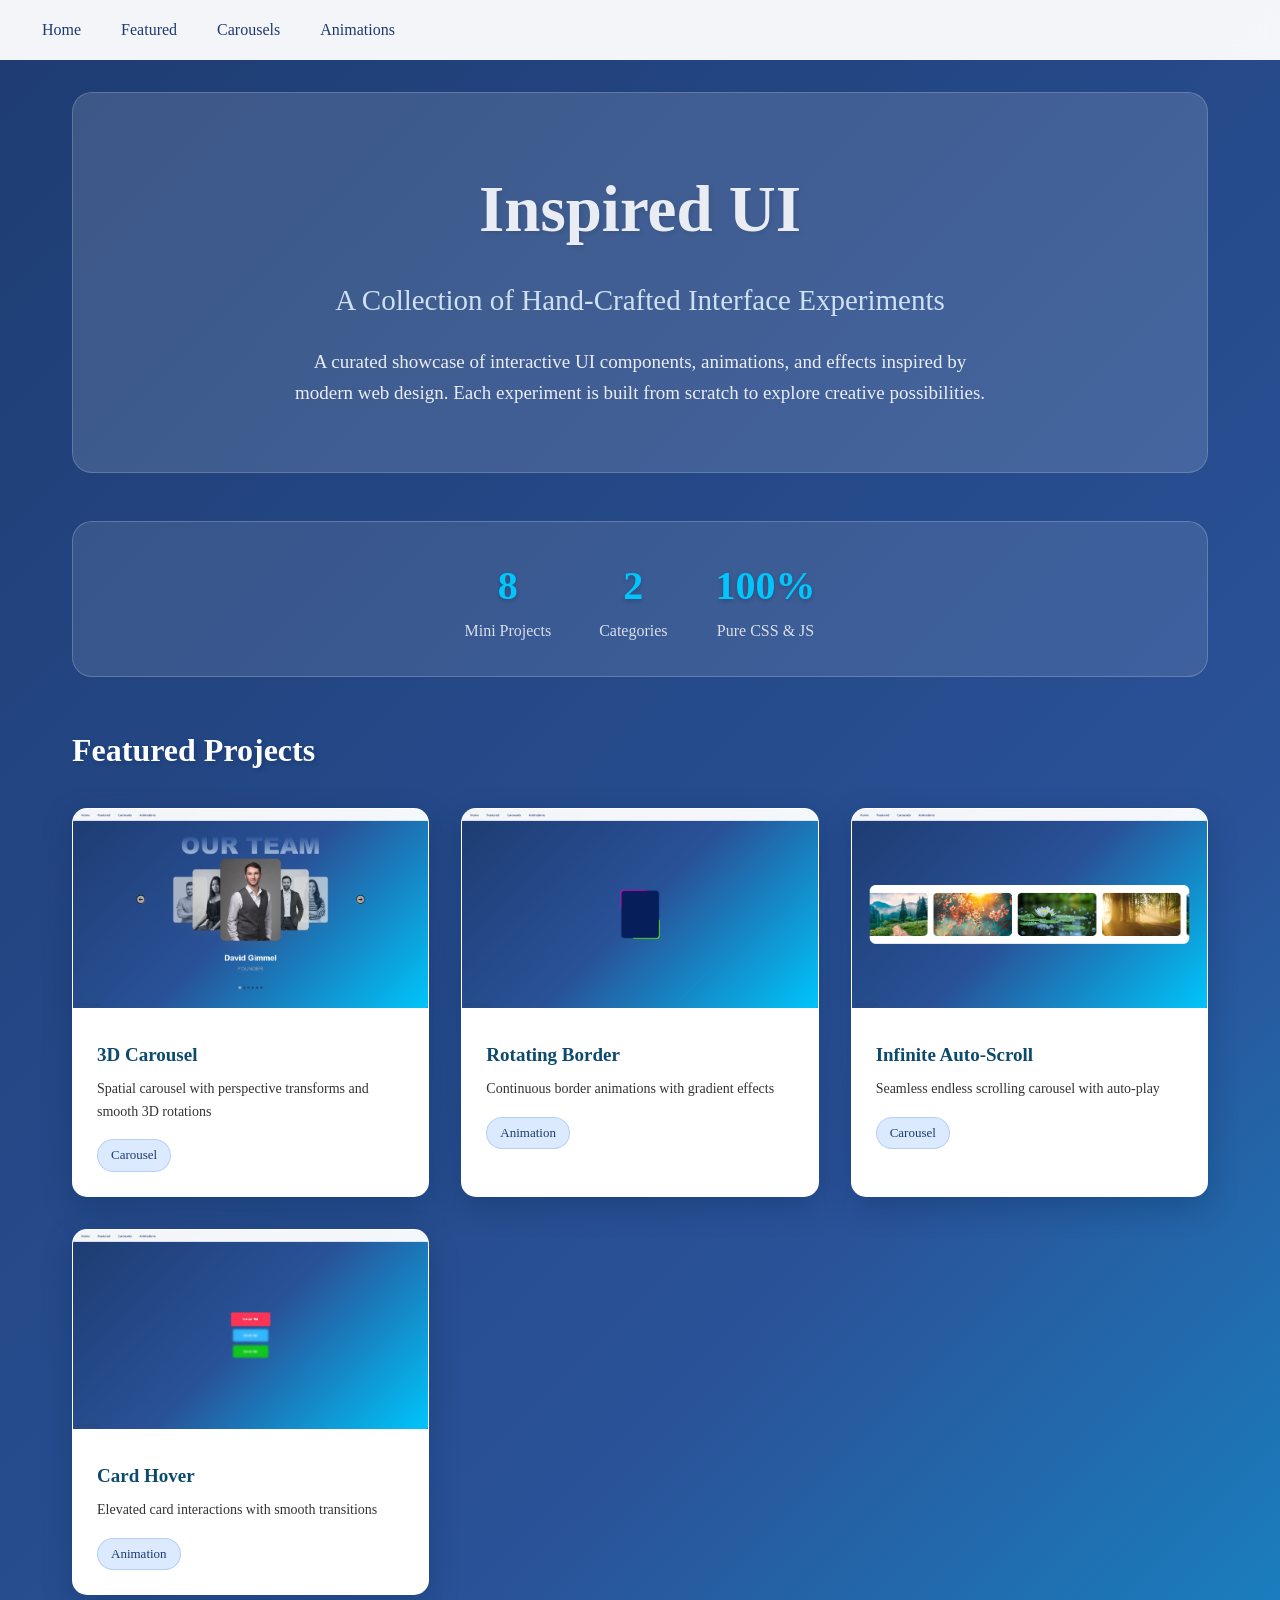
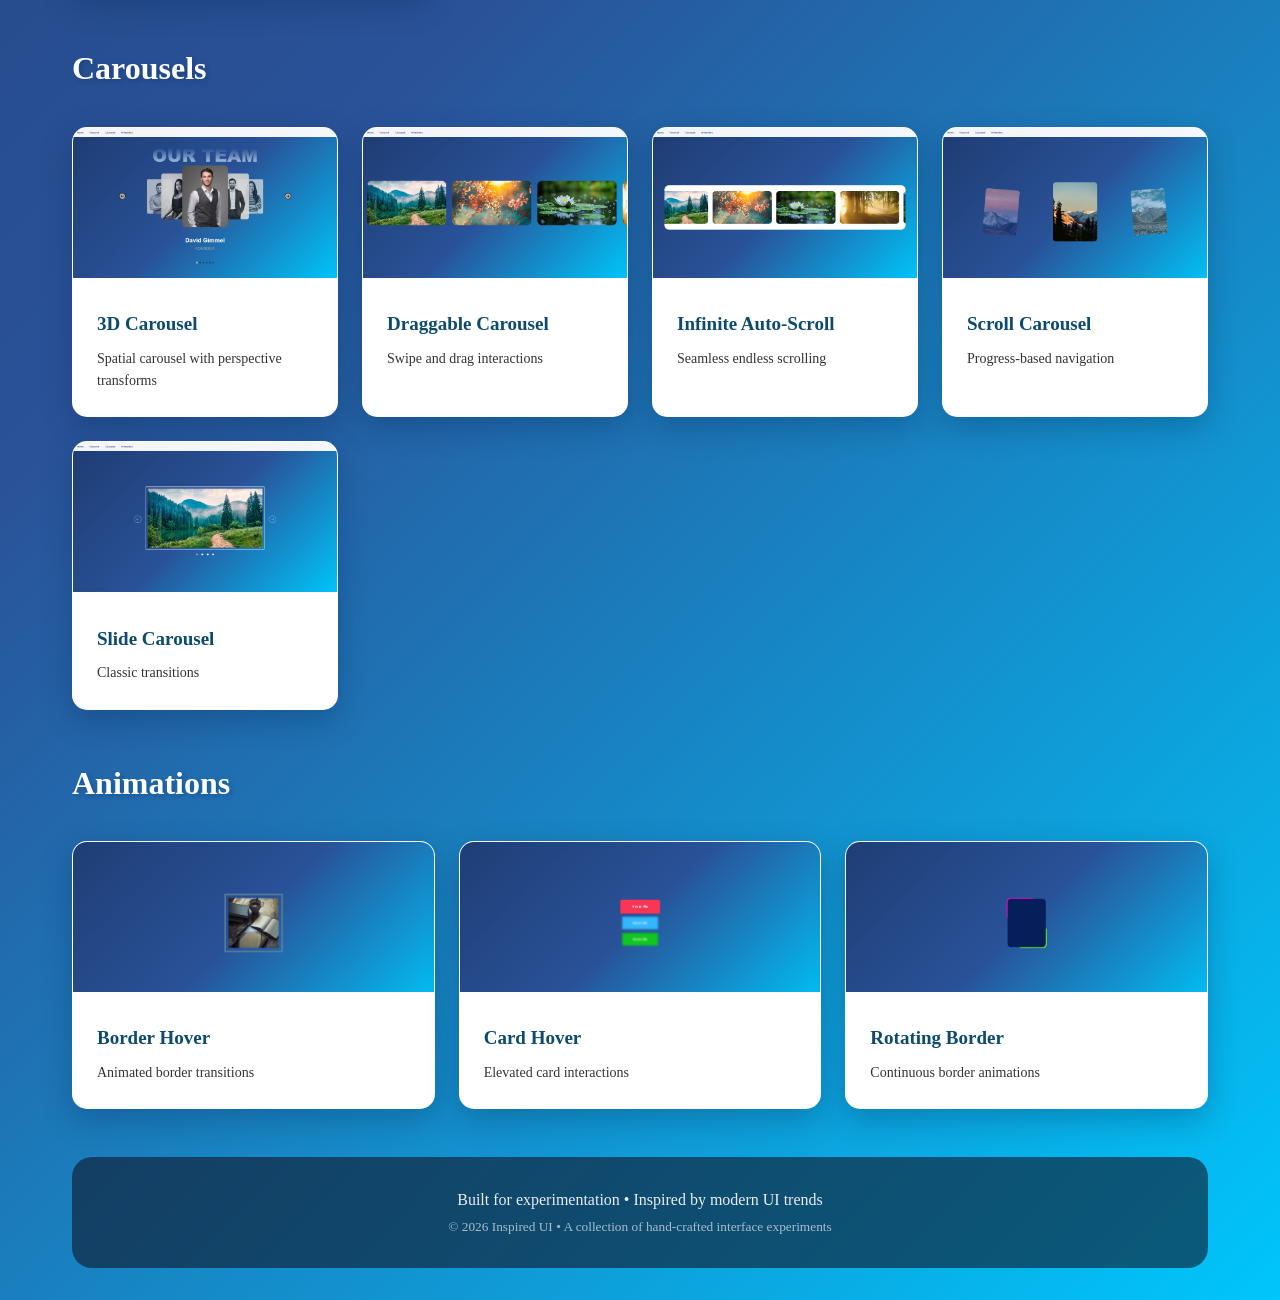
<file: index.html>
<!doctype html>
<html lang="en">
  <head>
    <meta charset="UTF-8" />
    <meta name="viewport" content="width=device-width, initial-scale=1.0" />
    <link rel="stylesheet" href="main.css" />
    <link rel="stylesheet" href="nav.css" />
    <link rel="stylesheet" href="style.css" />
    <title>🌟Inspired UI🌟</title>
  </head>
  <body>
    <main>
      <div class="hero">
        <h1>Inspired UI</h1>
        <h2>A Collection of Hand-Crafted Interface Experiments</h2>
        <p>
          A curated showcase of interactive UI components, animations, and
          effects inspired by modern web design. Each experiment is built from
          scratch to explore creative possibilities.
        </p>
      </div>
      <div class="stats">
        <div class="stat-item">
          <span class="stat-number">8</span>
          <span class="stat-label">Mini Projects</span>
        </div>
        <div class="stat-item">
          <span class="stat-number">2</span>
          <span class="stat-label">Categories</span>
        </div>
        <div class="stat-item">
          <span class="stat-number">100%</span>
          <span class="stat-label">Pure CSS & JS</span>
        </div>
      </div>
      <div class="featured-projects" id="featured">
        <h1>Featured Projects</h1>
        <div class="featured-grid">
          <a href="/carousels/3d-carousel/" class="project-card">
            <img
              src="images/screen-records/3d-carousel.png"
              class="project-preview"
            />
            <div class="project-info">
              <h4>3D Carousel</h4>
              <p>
                Spatial carousel with perspective transforms and smooth 3D
                rotations
              </p>
              <span class="project-category">Carousel</span>
            </div>
          </a>
          <a href="/animations/rotating-border/" class="project-card">
            <img
              src="images/screen-records/rotating-border.png"
              class="project-preview"
            />
            <div class="project-info">
              <h4>Rotating Border</h4>
              <p>Continuous border animations with gradient effects</p>
              <span class="project-category">Animation</span>
            </div>
          </a>
          <a href="carousels/infinite-auto-scroll-carousel/" class="project-card">
            <img
              src="images/screen-records/infinite-auto-scroll-carousel.png"
              class="project-preview"
            />
            <div class="project-info">
              <h4>Infinite Auto-Scroll</h4>
              <p>Seamless endless scrolling carousel with auto-play</p>
              <span class="project-category">Carousel</span>
            </div>
          </a>
          <a href="/animations/card-hover/" class="project-card">
            <img
              src="images/screen-records/card-hover.png"
              class="project-preview"
            />
            <div class="project-info">
              <h4>Card Hover</h4>
              <p>Elevated card interactions with smooth transitions</p>
              <span class="project-category">Animation</span>
            </div>
          </a>
        </div>
      </div>
      <div class="carousels" id="carousels">
        <h1>Carousels</h1>
        <div class="category-grid">
          <a href="/carousels/3d-carousel/" class="project-card">
            <img
              src="images/screen-records/3d-carousel.png"
              class="project-preview"
            />
            <div class="project-info">
              <h4>3D Carousel</h4>
              <p>Spatial carousel with perspective transforms</p>
            </div>
          </a>
          <a href="/carousels/draggable-carousel/" class="project-card">
            <img
              src="images/screen-records/draggable-carousel.png"
              class="project-preview"
            />
            <div class="project-info">
              <h4>Draggable Carousel</h4>
              <p>Swipe and drag interactions</p>
            </div>
          </a>
          <a href="/carousels/infinite-auto-scroll-carousel/" class="project-card">
            <img
              src="images/screen-records/infinite-auto-scroll-carousel.png"
              class="project-preview"
            />
            <div class="project-info">
              <h4>Infinite Auto-Scroll</h4>
              <p>Seamless endless scrolling</p>
            </div>
          </a>
          <a href="/carousels/scroll-carousel/" class="project-card">
            <img
              src="images/screen-records/scroll-carousel.png"
              class="project-preview"
            />
            <div class="project-info">
              <h4>Scroll Carousel</h4>
              <p>Progress-based navigation</p>
            </div>
          </a>
          <a href="/carousels/slide-carousel/" class="project-card">
            <img
              src="images/screen-records/slide-carousel.png"
              class="project-preview"
            />
            <div class="project-info">
              <h4>Slide Carousel</h4>
              <p>Classic transitions</p>
            </div>
          </a>
        </div>
      </div>
      <div class="animations" id="animations">
        <h1>Animations</h1>
        <div class="category-grid">
          <a href="/animations/border-hover/" class="project-card">
            <img
              src="images/screen-records/border-hover.png"
              class="project-preview"
            />
            <div class="project-info">
              <h4>Border Hover</h4>
              <p>Animated border transitions</p>
            </div>
          </a>
          <a href="/animations/card-hover/" class="project-card">
            <img
              src="images/screen-records/card-hover.png"
              class="project-preview"
            />
            <div class="project-info">
              <h4>Card Hover</h4>
              <p>Elevated card interactions</p>
            </div>
          </a>
          <a href="/animations/rotating-border/" class="project-card">
            <img
              src="images/screen-records/rotating-border.png"
              class="project-preview"
            />
            <div class="project-info">
              <h4>Rotating Border</h4>
              <p>Continuous border animations</p>
            </div>
          </a>
        </div>
      </div>
      <footer class="footer">
        <p>Built for experimentation • Inspired by modern UI trends</p>
        <small>
          © 2026 Inspired UI • A collection of hand-crafted interface experiments
        </small>
      </footer>
    </main>
    <script src="nav.js"></script>
  </body>
</html>
</file>
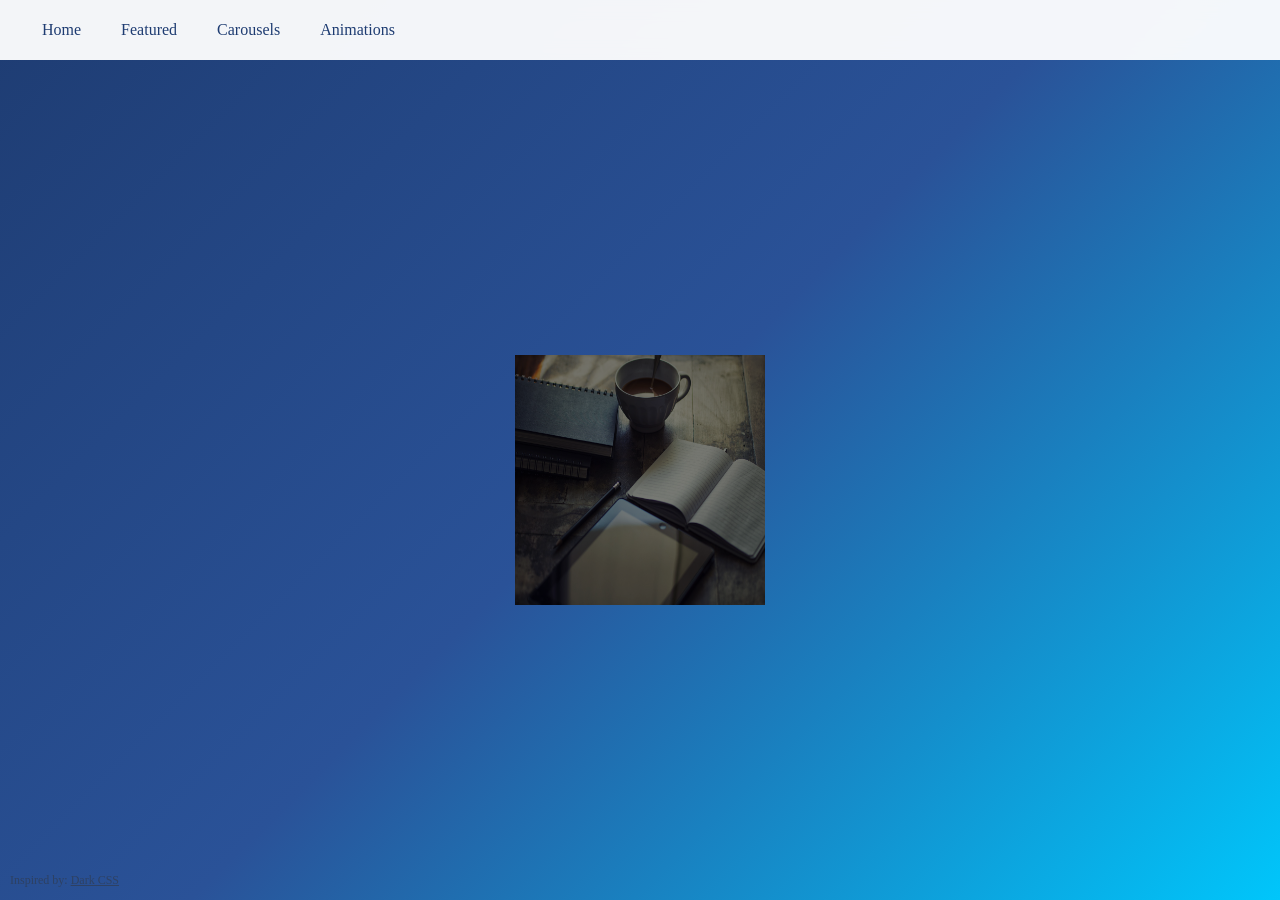
<file: animations/border-hover/index.html>
<!doctype html>
<html lang="en">
  <head>
    <meta charset="UTF-8" />
    <meta name="viewport" content="width=device-width, initial-scale=1.0" />
    <link rel="stylesheet" href="../../main.css" />
    <link rel="stylesheet" href="../../nav.css" />
    <title>Border Hover</title>
    <style>
      .page-content {
        display: flex;
        justify-content: center;
        align-items: center;
        height: calc(100vh - 60px);
      }

      img {
        width: 250px;
        aspect-ratio: 1;
        transition: 0.3s;
        cursor: pointer;
        outline: calc(250px / 2) solid #0007;
        outline-offset: calc(250px / -2);
      }

      img:hover {
        outline: 8px solid #5a7d9c;
        outline-offset: 14px;
      }
    </style>
  </head>
  <body>
    <div class="page-content">
      <img src="image.png" alt="" />
    </div>

    <small class="credit">
      Inspired by:
      <a
        href="https://web.facebook.com/reel/1421925772942641"
        style="color: inherit"
      >
        Dark CSS
      </a>
    </small>

    <script src="../../nav.js"></script>
  </body>
</html>
</file>
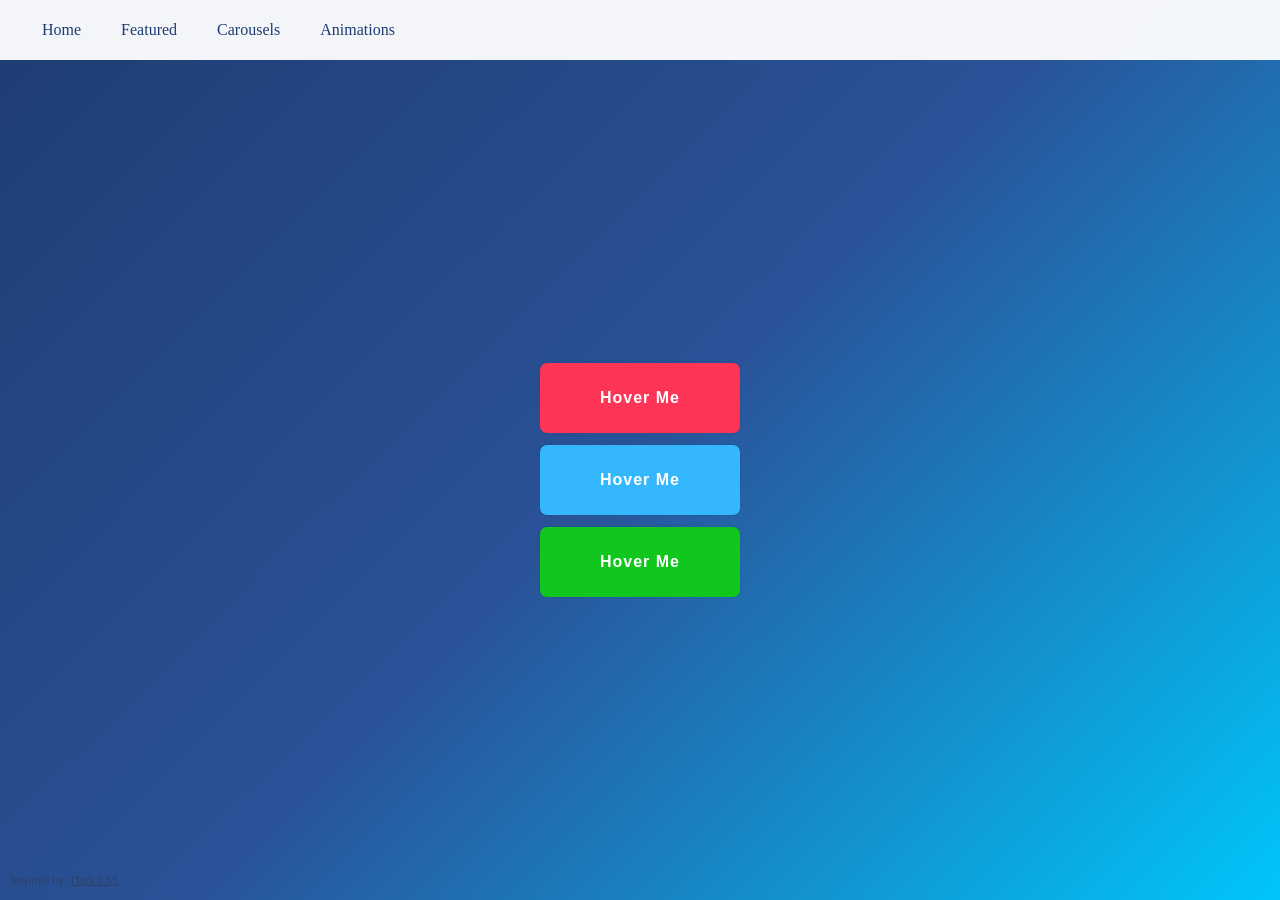
<file: animations/card-hover/index.html>
<!doctype html>
<html lang="en">
  <head>
    <meta charset="UTF-8" />
    <meta name="viewport" content="width=device-width, initial-scale=1.0" />
    <link rel="stylesheet" href="../../main.css" />
    <link rel="stylesheet" href="../../nav.css" />
    <link rel="stylesheet" href="style.css" />
    <title>Card Hover</title>
  </head>
  <body>
    <div class="page-content">
      <div class="wrapper">
        <div class="card"><p>Hover Me</p></div>
        <div class="card"><p>Hover Me</p></div>
        <div class="card"><p>Hover Me</p></div>
      </div>
    </div>

    <small class="credit">
      Inspired by:
      <a
        href="https://web.facebook.com/reel/1848041249251066"
        style="color: inherit"
      >
        Dark CSS
      </a>
    </small>

    <script src="../../nav.js"></script>
  </body>
</html>
</file>
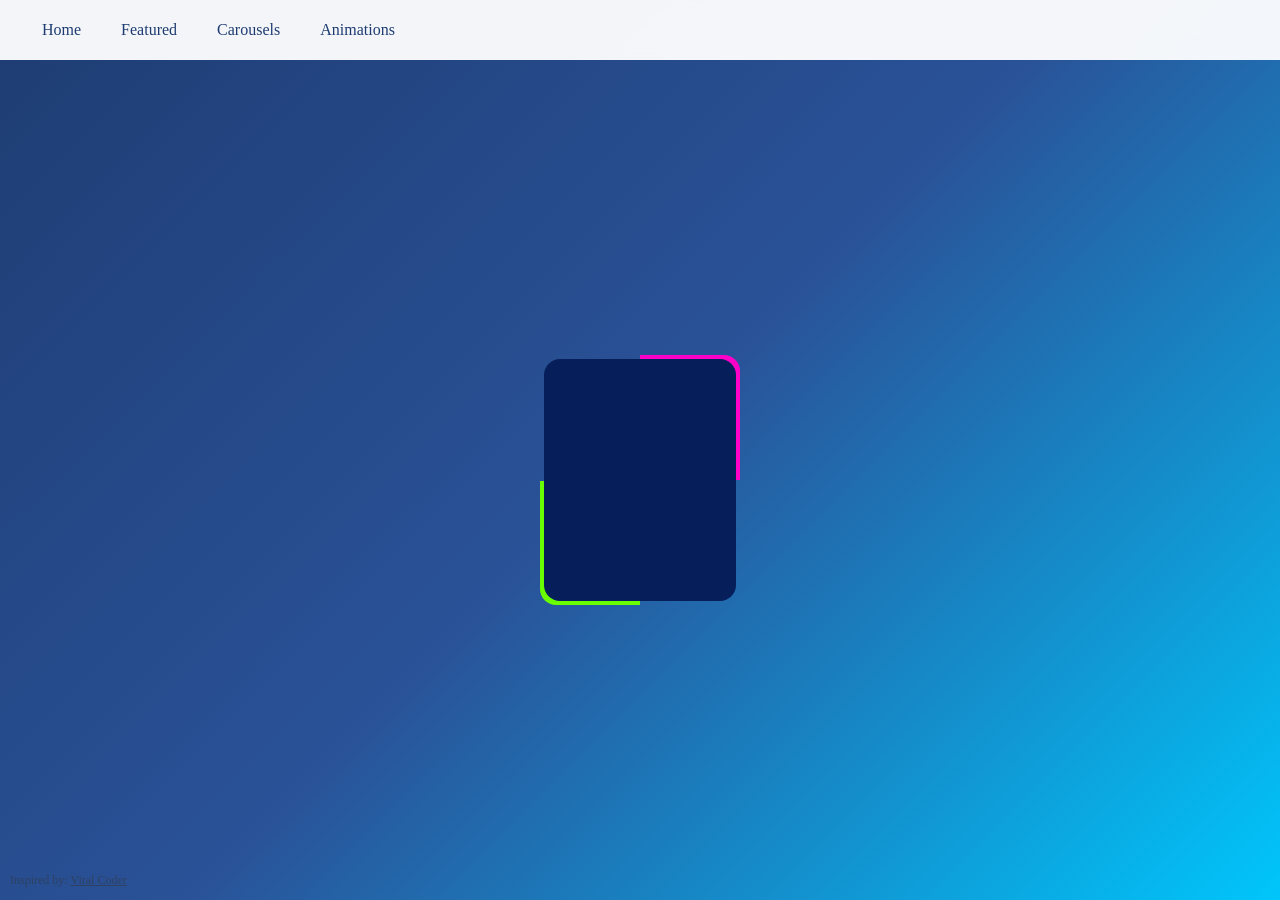
<file: animations/rotating-border/index.html>
<!doctype html>
<html lang="en">
  <head>
    <meta charset="UTF-8" />
    <meta name="viewport" content="width=device-width, initial-scale=1.0" />
    <link rel="stylesheet" href="../../main.css" />
    <link rel="stylesheet" href="../../nav.css" />
    <link rel="stylesheet" href="style.css" />
    <title>Rotating Border</title>
  </head>
  <body>
    <div class="page-content">
      <div class="wrapper"></div>
    </div>

    <small class="credit">
      Inspired by:
      <a
        href="https://web.facebook.com/reel/911090448021580"
        style="color: inherit"
      >
        Viral Coder
      </a>
    </small>

    <script src="../../nav.js"></script>
  </body>
</html>
</file>
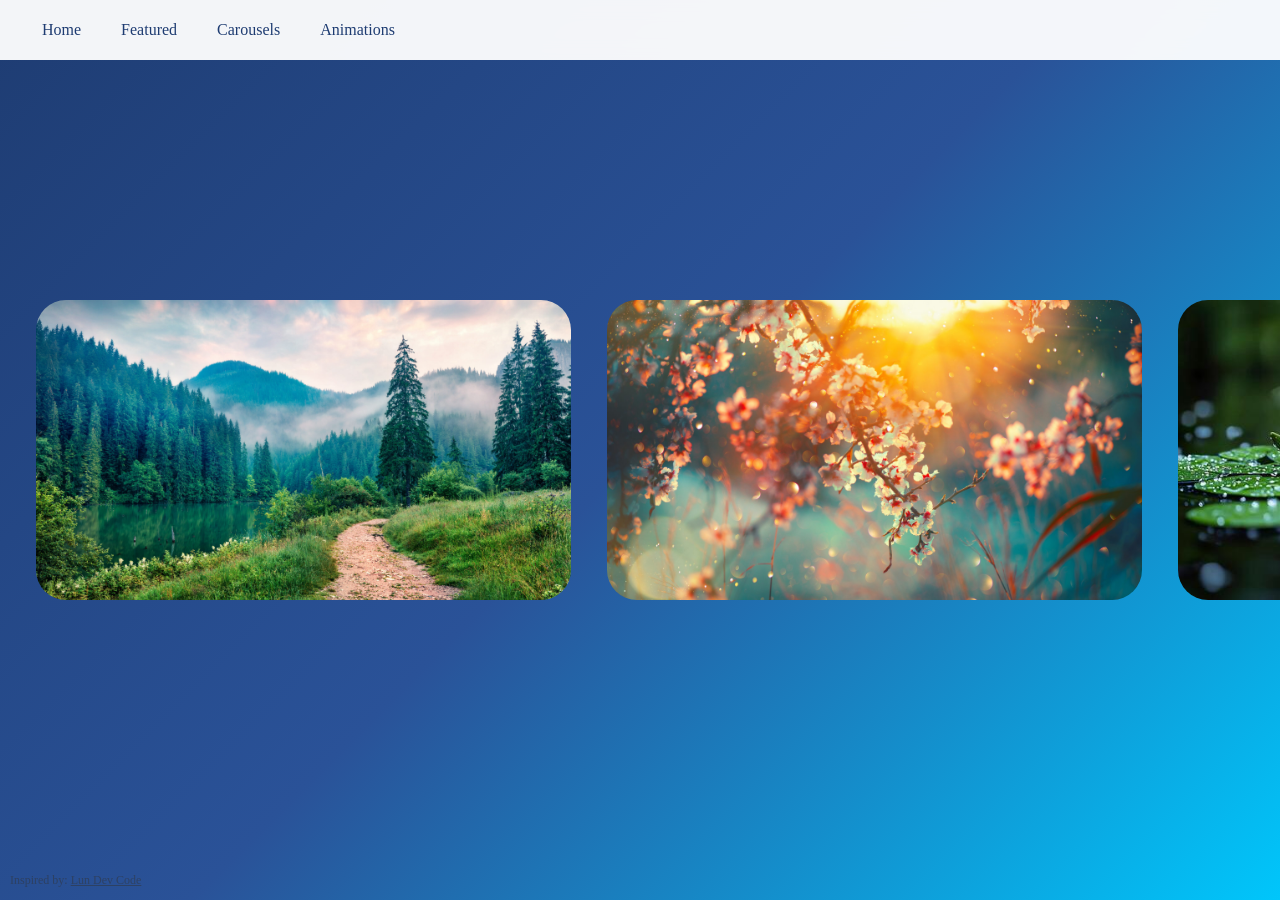
<file: carousels/draggable-carousel/index.html>
<!doctype html>
<html lang="en">
  <head>
    <meta charset="UTF-8" />
    <meta name="viewport" content="width=device-width, initial-scale=1.0" />
    <link rel="stylesheet" href="../../main.css" />
    <link rel="stylesheet" href="../../nav.css" />
    <link rel="stylesheet" href="style.css" />
    <title>Draggable Carousel</title>
  </head>
  <body>
    <div id="image-track" data-mouse-down-at="0" data-prev-percentage="0">
      <img
        src="../../images/nature/1.png"
        class="image"
        draggable="false"
        alt=""
      />
      <img
        src="../../images/nature/2.png"
        class="image"
        draggable="false"
        alt=""
      />
      <img
        src="../../images/nature/3.png"
        class="image"
        draggable="false"
        alt=""
      />
      <img
        src="../../images/nature/4.png"
        class="image"
        draggable="false"
        alt=""
      />
      <img
        src="../../images/nature/1.png"
        class="image"
        draggable="false"
        alt=""
      />
      <img
        src="../../images/nature/2.png"
        class="image"
        draggable="false"
        alt=""
      />
      <img
        src="../../images/nature/3.png"
        class="image"
        draggable="false"
        alt=""
      />
      <img
        src="../../images/nature/4.png"
        class="image"
        draggable="false"
        alt=""
      />
    </div>

    <small class="credit">
      Inspired by:
      <a
        href="https://www.youtube.com/watch?v=YS4Zg_hbQ1o"
        style="color: inherit"
      >
        Lun Dev Code
      </a>
    </small>

    <script src="../../nav.js"></script>
    <script src="script.js"></script>
  </body>
</html>
</file>
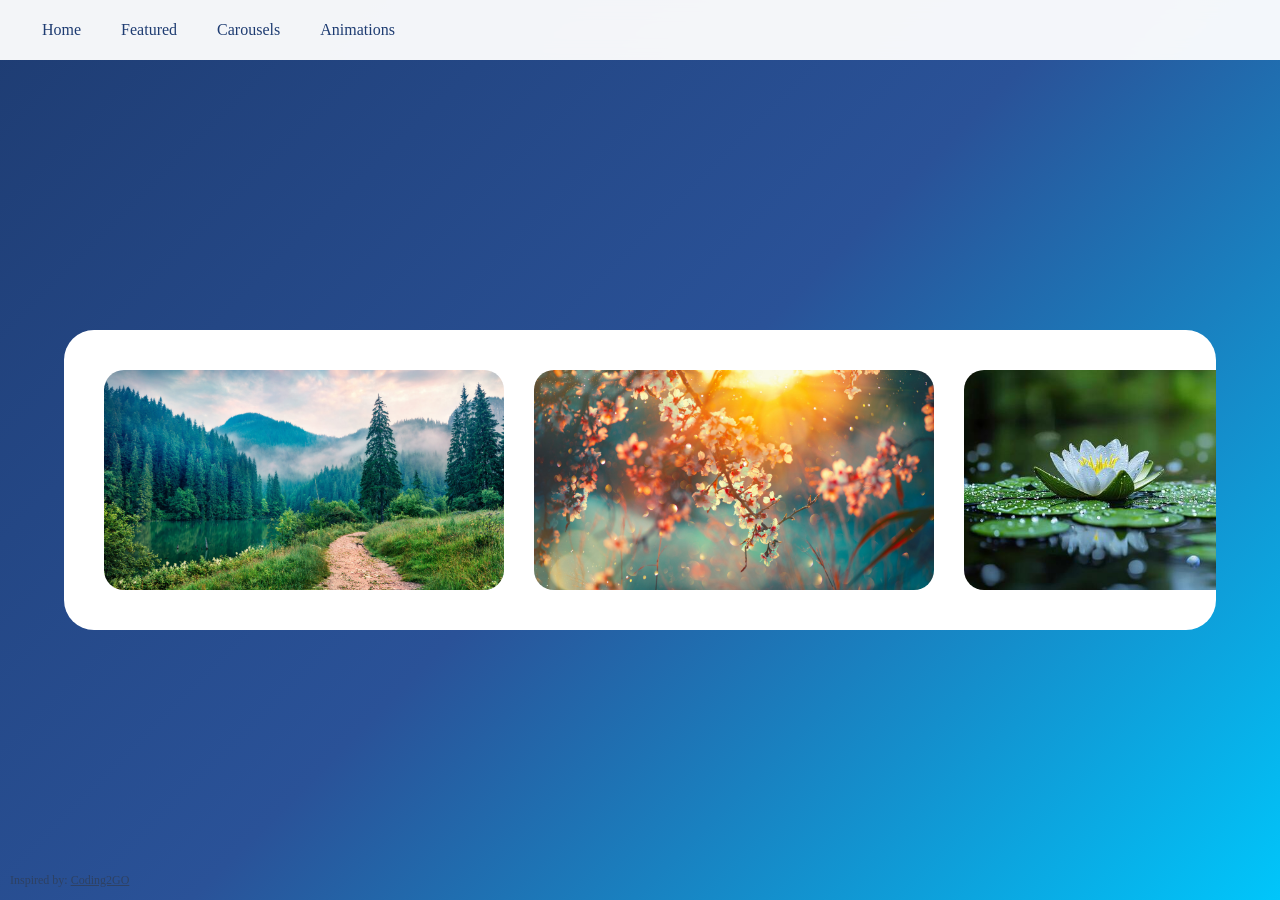
<file: carousels/infinite-auto-scroll-carousel/index.html>
<!doctype html>
<html lang="en">
  <head>
    <meta charset="UTF-8" />
    <meta name="viewport" content="width=device-width, initial-scale=1.0" />
    <link rel="stylesheet" href="../../main.css" />
    <link rel="stylesheet" href="../../nav.css" />
    <link rel="stylesheet" href="style.css" />
    <title>Infinite Auto Scroll Carousel</title>
  </head>
  <body>
    <div class="page-content">
      <div class="track-container">
        <div class="track">
          <img src="../../images/nature/1.png" alt="" />
          <img src="../../images/nature/2.png" alt="" />
          <img src="../../images/nature/3.png" alt="" />
          <img src="../../images/nature/4.png" alt="" />
          <img src="../../images/nature/1.png" alt="" />
          <img src="../../images/nature/2.png" alt="" />
          <img src="../../images/nature/3.png" alt="" />
          <img src="../../images/nature/4.png" alt="" />
        </div>
      </div>
    </div>

    <small class="credit">
      Inspired by:
      <a
        href="https://www.youtube.com/watch?v=KD1Yo8a_Qis"
        style="color: inherit"
      >
        Coding2GO
      </a>
    </small>

    <script src="../../nav.js"></script>
  </body>
</html>
</file>
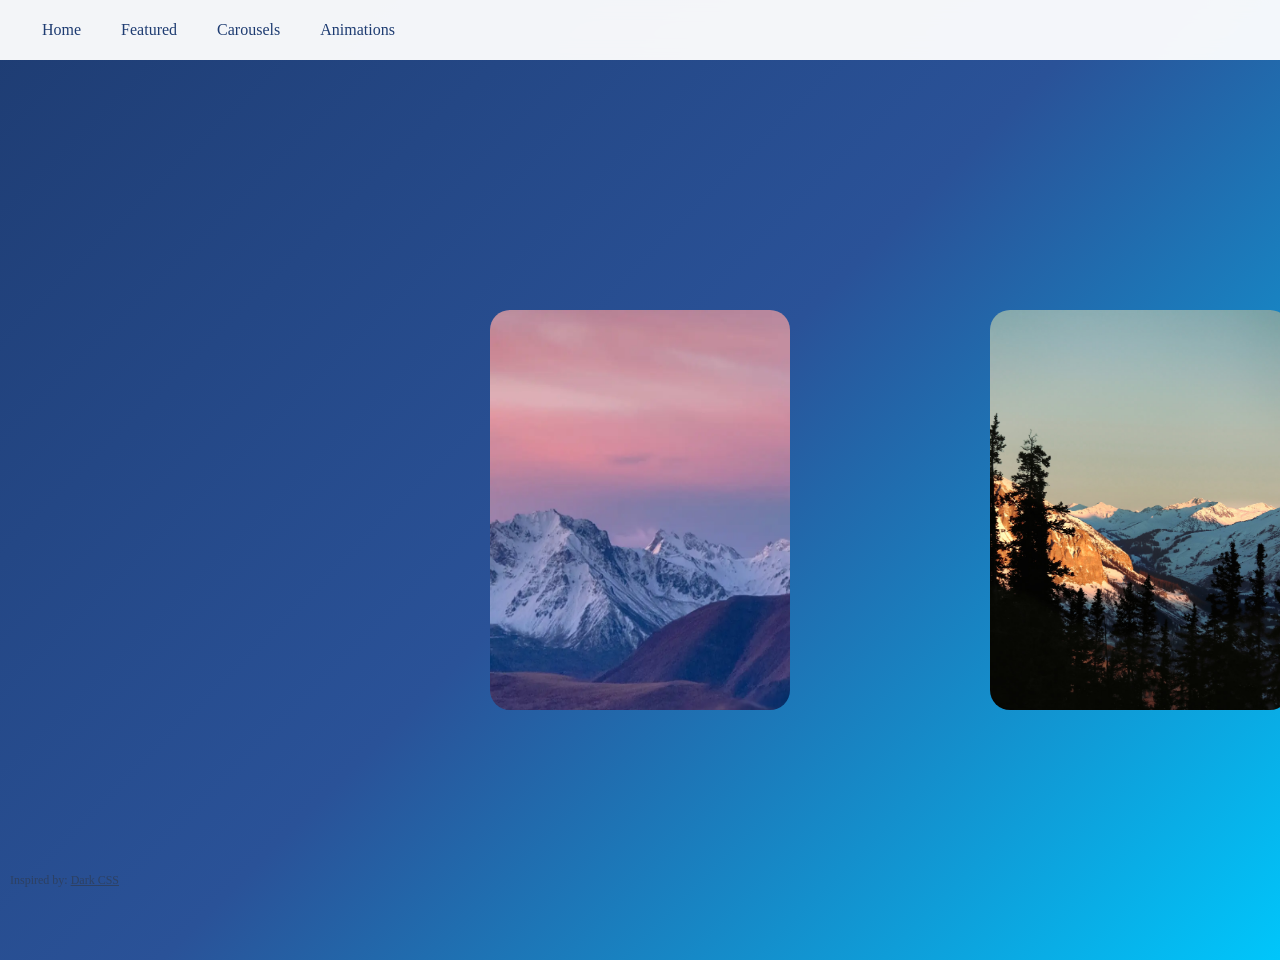
<file: carousels/scroll-carousel/index.html>
<!doctype html>
<html lang="en">
  <head>
    <meta charset="UTF-8" />
    <meta name="viewport" content="width=device-width, initial-scale=1.0" />
    <link rel="stylesheet" href="../../main.css" />
    <link rel="stylesheet" href="../../nav.css" />
    <link rel="stylesheet" href="style.css" />
    <title>Scroll Carousel</title>
  </head>
  <body>
    <div class="carousel">
      <img class="item" src="../../images/nature/mountains/1.png" alt="" />
      <img class="item" src="../../images/nature/mountains/2.png" alt="" />
      <img class="item" src="../../images/nature/mountains/3.png" alt="" />
      <img class="item" src="../../images/nature/mountains/4.png" alt="" />
      <img class="item" src="../../images/nature/mountains/5.png" alt="" />
    </div>

    <small class="credit">
      Inspired by:
      <a
        href="https://web.facebook.com/reel/894779239918646"
        style="color: inherit"
      >
        Dark CSS
      </a>
    </small>

    <script src="../../nav.js"></script>
    <script>
      const carousel = document.querySelector(".carousel");
      // listen for carousel scroll events
      carousel.addEventListener("wheel", (e) => {
        e.preventDefault(); // prevent scrolling vertically
        carousel.scrollBy({
          // .scrollBy tells the carousel element to scroll by a certain amount
          left: e.deltaY, // e.deltaY: Use the vertical scroll amount (deltaY) to scroll horizontally (down(+) => right / up(-) => left)
          behavior: "smooth", // adds smooth animation
        });
      });
    </script>
  </body>
</html>
</file>
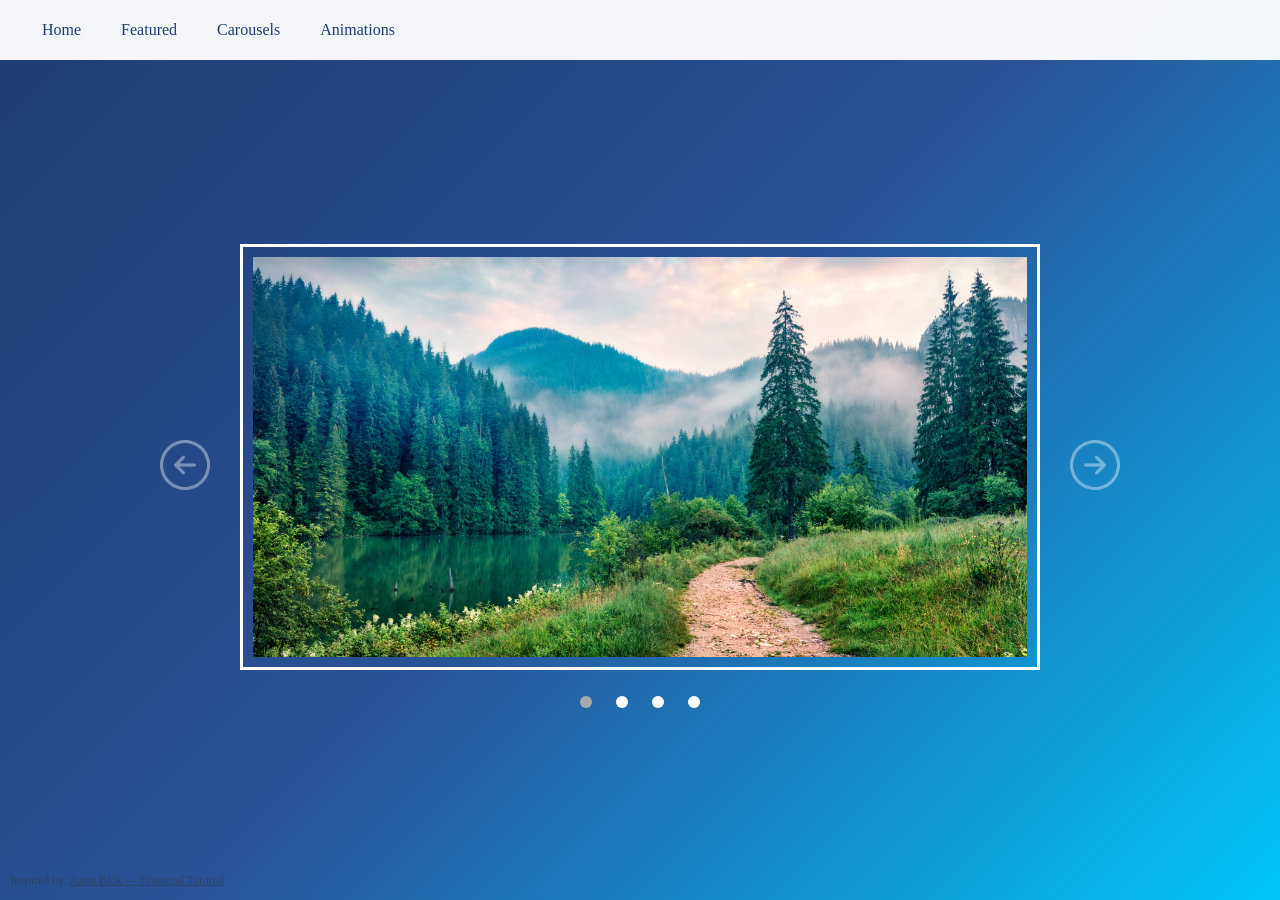
<file: carousels/slide-carousel/index.html>
<!doctype html>
<html lang="en">
  <head>
    <meta charset="UTF-8" />
    <meta name="viewport" content="width=device-width, initial-scale=1.0" />
    <link rel="stylesheet" href="../../main.css" />
    <link rel="stylesheet" href="../../nav.css" />
    <link rel="stylesheet" href="style.css" />
    <title>Slide Carousel</title>
  </head>
  <body>
    <div class="page-content">
      <div id="slider">
        <input type="radio" name="slider" id="slide1" checked />
        <input type="radio" name="slider" id="slide2" />
        <input type="radio" name="slider" id="slide3" />
        <input type="radio" name="slider" id="slide4" />
        <div id="slides">
          <div id="overflow">
            <div class="inner">
              <div class="slide slide_1">
                <img src="../../images/nature/1.png" alt="" />
              </div>
              <div class="slide slide_2">
                <img src="../../images/nature/2.png" alt="" />
              </div>
              <div class="slide slide_3">
                <img src="../../images/nature/3.png" alt="" />
              </div>
              <div class="slide slide_4">
                <img src="../../images/nature/4.png" alt="" />
              </div>
            </div>
          </div>
        </div>
        <div id="controls">
          <label for="slide1"></label>
          <label for="slide2"></label>
          <label for="slide3"></label>
          <label for="slide4"></label>
        </div>
        <div id="bullets">
          <label for="slide1"></label>
          <label for="slide2"></label>
          <label for="slide3"></label>
          <label for="slide4"></label>
        </div>
      </div>
    </div>

    <small class="credit">
      Inspired by:
      <a
        href="https://www.youtube.com/watch?v=1CZhGDU5cWM"
        style="color: inherit"
      >
        Anna Blok — Frontend Tutorial
      </a>
    </small>

    <script src="../../nav.js"></script>
  </body>
</html>
</file>
<file: main.css>
* {
  margin: 0;
  padding: 0;
  box-sizing: border-box;
}

body {
  min-height: 100vh;
  font-family: "Segoe UI", Roboto, Oxygen;
  background: linear-gradient(135deg, #1e3c72 0%, #2a5298 50%, #00c6fb 100%);
  color: #333;
  overflow-y: scroll;
  line-height: 1.6;
  overflow: hidden;
}

.credit {
  position: absolute;
  left: 10px;
  bottom: 10px;
  z-index: 100;
  opacity: 0.5;
  font-size: 12px;
}
</file>
<file: nav.css>
.navbar {
  height: 60px;
  width: 100vw;
  display: flex;
  align-items: center;
  gap: 20px;
  padding: 16px 32px;
  position: sticky;
  top: 0;
  line-height: normal;
  list-style: none;
  backdrop-filter: blur(10px);
  background: rgba(255, 255, 255, 0.95);
  z-index: 100;
}

.title a {
  padding: 10px;
  border-radius: 10px;
}

.container .title a {
  border-radius: 10px 10px 0 0;
}

.navbar a {
  color: #1e3c72;
  font-weight: 500;
  text-decoration: none;
}

.navbar a:hover {
  background-color: #0000008a;
  color: white;
}

ul {
  display: none;
  position: absolute;
  list-style-type: none;
  gap: 20px;
  padding: 0;
  margin-top: 10px;
  background-color: #0000008a;
  border-radius: 0 10px 10px 10px;
}

li {
  padding: 20px 15px 15px;
  color: white;
}

a li:hover {
  background-color: rgba(0, 0, 0, 0.2);
  border-radius: 0 10px 10px 10px;
}
</file>
<file: style.css>
body {
  overflow-y: scroll;
  background: linear-gradient(135deg, #1e3c72 0%, #2a5298 50%, #00c6fb 100%);
}

main {
  max-width: 1200px;
  margin: 0 auto;
  padding: 32px;
  display: flex;
  flex-direction: column;
  justify-content: center;
  gap: 48px;
}

.hero {
  background: rgba(255, 255, 255, 0.15);
  border: 1px solid rgba(255, 255, 255, 0.2);
  border-radius: 20px;
  padding: 64px 32px;
  text-align: center;
  color: white;
  opacity: 0.9;
}
.hero h1 {
  font-size: 65px;
  margin-bottom: 16px;
  font-weight: 800;
  text-shadow: 2px 2px 4px rgba(0, 0, 0, 0.1);
}
.hero h2 {
  font-size: 29px;
  margin-bottom: 24px;
  font-weight: 400;
  color: #e0f2fe;
}
.hero p {
  font-size: 19px;
  max-width: 700px;
  margin: 0 auto;
}

.stats {
  padding: 32px;
  display: flex;
  justify-content: center;
  align-items: center;
  gap: 48px;
  background: rgba(255, 255, 255, 0.1);
  border: 1px solid rgba(255, 255, 255, 0.2);
  border-radius: 20px;
  color: white;
}
.stat-item {
  display: flex;
  flex-direction: column;
  text-align: center;
}
.stat-number {
  color: #00c6fb;
  font-size: 40px;
  font-weight: 700;
  text-shadow: 0 2px 4px rgba(0, 0, 0, 0.2);
}
.stat-label {
  opacity: 0.8;
}

.featured-projects h1,
.carousels h1,
.animations h1 {
  font-weight: 600;
  color: white;
  margin-bottom: 32px;
  text-shadow: 2px 2px 4px rgba(0, 40, 80, 0.3);
}

.featured-grid {
  display: grid;
  grid-template-columns: repeat(auto-fit, minmax(300px, 1fr));
  gap: 32px;
}
.category-grid {
  display: grid;
  grid-template-columns: repeat(auto-fit, minmax(250px, 1fr));
  gap: 24px;
}

.project-card {
  overflow: hidden;
  color: inherit;
  text-decoration: none;
  border-radius: 15px;
  border: 1px solid rgba(255, 255, 255, 0.1);
  box-shadow: 0 10px 30px rgba(0, 40, 80, 0.3);
  background: white;
  transition:
    transform 0.3s,
    box-shadow 0.3s;
}

.project-card:hover {
  transform: translateY(-10px);
  box-shadow: 0 20px 40px rgba(0, 100, 200, 0.4);
}

.project-preview {
  width: 100%;
  object-fit: cover;
}
.carousels .project-preview,
.animations .project-preview {
  height: 150px;
}

.project-info {
  padding: 24px;
}
.project-info h4 {
  font-size: 19px;
  margin-bottom: 8px;
  color: #0c4a6e;
}
.project-info p {
  font-size: 14px;
}

.project-category {
  display: inline-block;
  background: #dbeafe;
  border-radius: 20px;
  margin-top: 16px;
  padding: 5px 13px;
  font-size: 13px;
  color: #1e3c72;
  font-weight: 500;
  border: 1px solid rgba(37, 99, 235, 0.2);
}

.footer {
  padding: 30px;
  border-radius: 20px;
  text-align: center;
  color: rgba(255, 255, 255, 0.9);
  background: rgba(15, 23, 42, 0.6);
}
.footer small {
  margin-top: 8px;
  opacity: 0.7;
}

/* custom scrollbar */
::-webkit-scrollbar {
  width: 10px;
}
::-webkit-scrollbar-track {
  background: #1e3c72;
}
::-webkit-scrollbar-thumb {
  background: #00c6fb;
  border-radius: 5px;
}
::-webkit-scrollbar-thumb:hover {
  background: #0284c7;
}

@media (max-width: 768px) {
  .hero h1 {
    font-size: 40px;
  }

  .hero h2 {
    font-size: 21px;
  }
}

/* loading animation for previews */
.project-preview {
  animation: gradientShift 3s ease infinite;
  background-size: 200% 200%;
}

@keyframes gradientShift {
  0% {
    background-position: 0% 50%;
  }
  50% {
    background-position: 100% 50%;
  }
  100% {
    background-position: 0% 50%;
  }
}
</file>
<file: animations/card-hover/style.css>
.page-content {
  display: flex;
  justify-content: center;
  align-items: center;
  height: calc(100vh - 60px);
}

.wrapper {
  display: flex;
  flex-direction: column;
  gap: 12px;
}

.card {
  display: flex;
  justify-content: center;
  align-items: center;
  width: 200px;
  height: 70px;
  border-radius: 7px;
  box-shadow: 0px 0px 2px rgba(0, 0, 0, 0.11);
  cursor: pointer;
  transition:
    transform 0.3s ease,
    filter 0.3s ease;
}

.card p {
  font-family: Arial, sans-serif;
  font-weight: 600;
  color: #fff;
  letter-spacing: 1px;
}

.card:nth-child(1) {
  background: rgb(253, 52, 86);
}

.card:nth-child(2) {
  background: rgb(52, 183, 253);
}

.card:nth-child(3) {
  background: rgb(17, 199, 29);
}

.wrapper:has(.card:hover) .card:not(:hover) {
  filter: blur(5px);
  transform: scale(0.9, 0.9);
}

.card:hover {
  transform: scale(1, 1);
}
</file>
<file: animations/rotating-border/style.css>
.page-content {
  display: flex;
  justify-content: center;
  align-items: center;
  height: calc(100vh - 60px);
}

.wrapper {
  position: relative;
  display: flex;
  justify-content: center;
  align-items: center;
  overflow: hidden;
  width: 200px;
  height: 250px;
  border-radius: 16px;
}

.wrapper::before {
  content: "";
  position: absolute;
  width: 150%;
  height: 150%;
  background: conic-gradient(
    #ff00c8 0 25%,
    transparent 25% 50%,
    #6aff00 50% 75%,
    transparent 75%
  );
  animation: animate 3s linear infinite;
}

@keyframes animate {
  0% {
    transform: rotate(0deg);
  }
  100% {
    transform: rotate(360deg);
  }
}

.wrapper::after {
  content: "";
  position: absolute;
  inset: 4px;
  background: #061f5a;
  border-radius: 16px;
}
</file>
<file: carousels/draggable-carousel/style.css>
#image-track {
  display: flex;
  gap: 4vmin;
  position: absolute;
  top: 50%;
  left: 4vmin;
  transform: translate(0, -50%);
  user-select: none;
  cursor: grab;
}

#image-track:active {
  cursor: grabbing;
}

#image-track .image {
  height: 300px;
  width: 535px;
  object-fit: cover;
  object-position: 100% center;
  border-radius: 30px;
}
</file>
<file: carousels/infinite-auto-scroll-carousel/style.css>
.page-content {
  display: flex;
  justify-content: center;
  align-items: center;
  height: calc(100vh - 60px);
}

.track-container {
  height: 300px;
  width: 90%;
  margin: 30px;
  padding: 40px;
  background-color: white;
  border-radius: 30px;
  overflow: hidden;
}

.track {
  height: 100%;
  width: fit-content;
  display: flex;
  animation: scroll 10s linear infinite;
  gap: 30px;
}

.track:hover {
  animation-play-state: paused;
}

img {
  width: 400px;
  height: 100%;
  object-fit: cover;
  border-radius: 20px;
  transition: transform 0.3s ease;
  flex-shrink: 0; /* Prevent images from shrinking */
}

img:hover {
  transform: scale(1.1);
  z-index: 1;
}

@keyframes scroll {
  from {
    transform: translateX(0);
  }
  to {
    transform: translateX(-1720px);
  }
}
</file>
<file: carousels/scroll-carousel/style.css>
.carousel {
  height: 100vh;
  display: flex;
  align-items: center;
  gap: 200px;
  padding: 0 calc(50vw - 150px); /* to center the carousel */
  overflow-x: scroll; /* keyboard navigation works automatically */
  scroll-snap-type: x mandatory; /* forces snapping to items / scroll snap -> a css feature that controls scroll positioning */
  scrollbar-width: none;
}

.item {
  height: 400px;
  width: 300px;
  flex: 0 0 300px; /* fixed width, no shrinking/growing */
  border-radius: 20px;
  scroll-snap-align: center; /* items snap to center of container */
  animation: pop-in linear both;
  animation-timeline: view(x); /* makes the animation tied to scroll position */
}

@keyframes pop-in {
  0% {
    transform: scale(0.5) rotate(-10deg);
    opacity: 0.3;
  }

  50% {
    transform: scale(1) rotate(0deg);
    opacity: 1;
  }

  100% {
    transform: scale(0.5) rotate(10deg);
    opacity: 0.3;
  }
}
</file>
<file: carousels/slide-carousel/style.css>
.page-content {
  display: flex;
  justify-content: center;
  align-items: center;
  height: calc(100vh - 60px);
}

#slider {
  margin: 0 auto;
  width: 800px;
  max-width: 100%;
  text-align: center;
}
#slider input[type="radio"] {
  display: none;
}
#slider label {
  cursor: pointer;
  text-decoration: none;
}
#slides {
  padding: 10px;
  border: 3px solid #fff;
  position: relative;
  z-index: 1;
}
#overflow {
  width: 100%;
  overflow: hidden;
}
#slide1:checked ~ #slides .inner {
  margin-left: 0;
}
#slide2:checked ~ #slides .inner {
  margin-left: -100%;
}
#slide3:checked ~ #slides .inner {
  margin-left: -200%;
}
#slide4:checked ~ #slides .inner {
  margin-left: -300%;
}
#slides .inner {
  transition: margin-left 800ms cubic-bezier(0.77, 0, 0.175, 1);
  width: 400%;
  line-height: 0;
  height: 400px;
}
#slides .slide {
  width: 25%;
  float: left;
  display: flex;
  justify-content: center;
  align-items: center;
  height: 100%;
  color: #fff;
}
.slide img {
  width: 100%;
}

#controls {
  margin: -230px 0 0 0;
  width: 100%;
  height: 50px;
  z-index: 3;
  position: relative;
}
#controls label {
  transition: opacity 0.2s ease-out;
  display: none;
  width: 50px;
  height: 50px;
  opacity: 0.4;
}
#controls label:hover {
  opacity: 1;
}
#slide1:checked ~ #controls label:nth-child(2), /* slide1 → show icon label2 (next) */
#slide2:checked ~ #controls label:nth-child(3),
#slide3:checked ~ #controls label:nth-child(4),
#slide4:checked ~ #controls label:nth-child(1) {
  background: url(../../images/arrows/next_icon_white.png) no-repeat;
  float: right;
  margin: 0 -80px 0 0;
  display: block;
  background-size: contain; /* ensures the image fits */
}
#slide1:checked ~ #controls label:nth-child(4), /* slide1 → show icon label4 (prev) */
#slide2:checked ~ #controls label:nth-child(1),
#slide3:checked ~ #controls label:nth-child(2),
#slide4:checked ~ #controls label:nth-child(3) {
  background: url(../../images/arrows/prev_icon_white.png) no-repeat;
  float: left;
  margin: 0 0 0 -80px;
  display: block;
  background-size: contain;
}
#bullets {
  margin: 200px 0 0;
  text-align: center;
}
#bullets label {
  display: inline-block;
  width: 12px;
  height: 12px;
  border-radius: 100%;
  background: #fff;
  margin: 0 10px;
}
#slide1:checked ~ #bullets label:nth-child(1),
#slide2:checked ~ #bullets label:nth-child(2),
#slide3:checked ~ #bullets label:nth-child(3),
#slide4:checked ~ #bullets label:nth-child(4) {
  background: #aaa;
}
@media screen and (max-width: 900px) {
  #slide1:checked ~ #controls label:nth-child(2),
  #slide2:checked ~ #controls label:nth-child(3),
  #slide3:checked ~ #controls label:nth-child(4),
  #slide4:checked ~ #controls label:nth-child(1),
  #slide1:checked ~ #controls label:nth-last-child(2),
  #slide2:checked ~ #controls label:nth-last-child(3),
  #slide3:checked ~ #controls label:nth-last-child(4),
  #slide4:checked ~ #controls label:nth-last-child(1) {
    margin: 0;
  }
  #slides {
    max-width: calc(100% - 140px);
    margin: 0 auto;
  }
}
</file>
